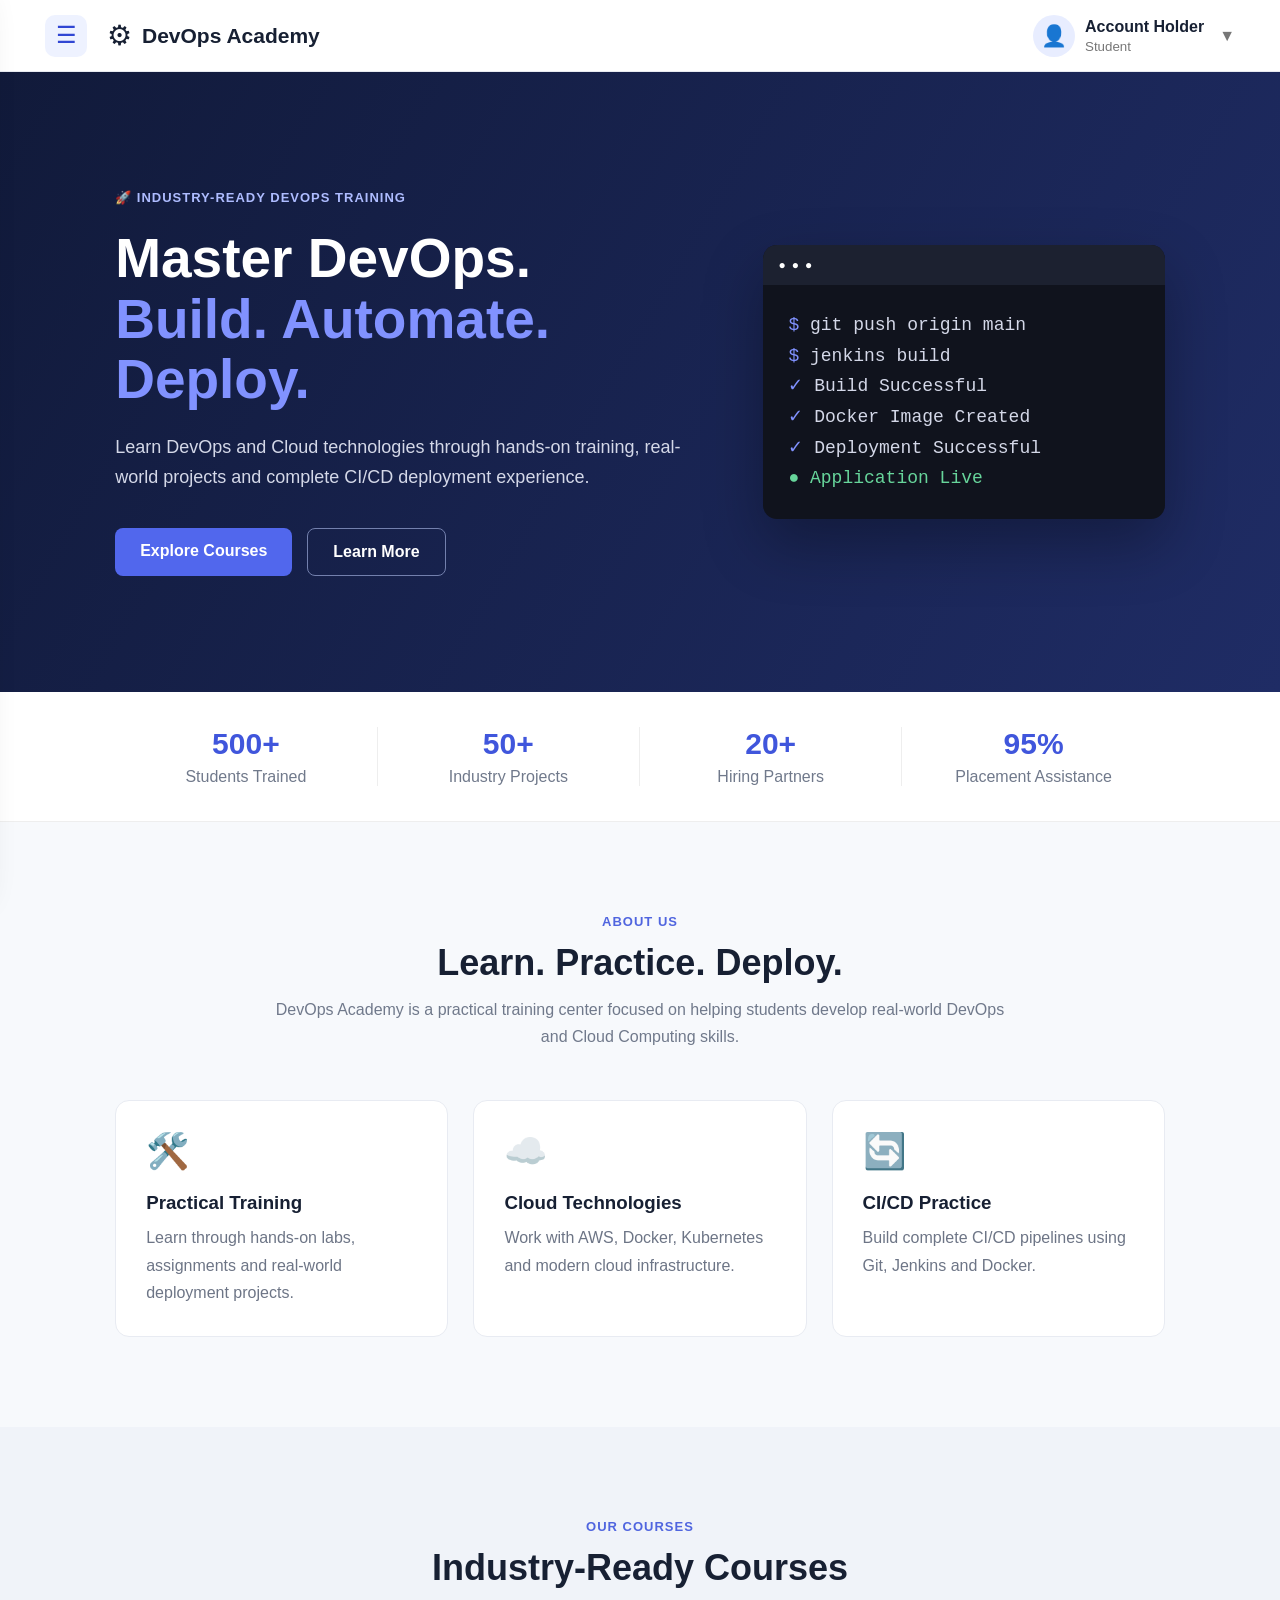
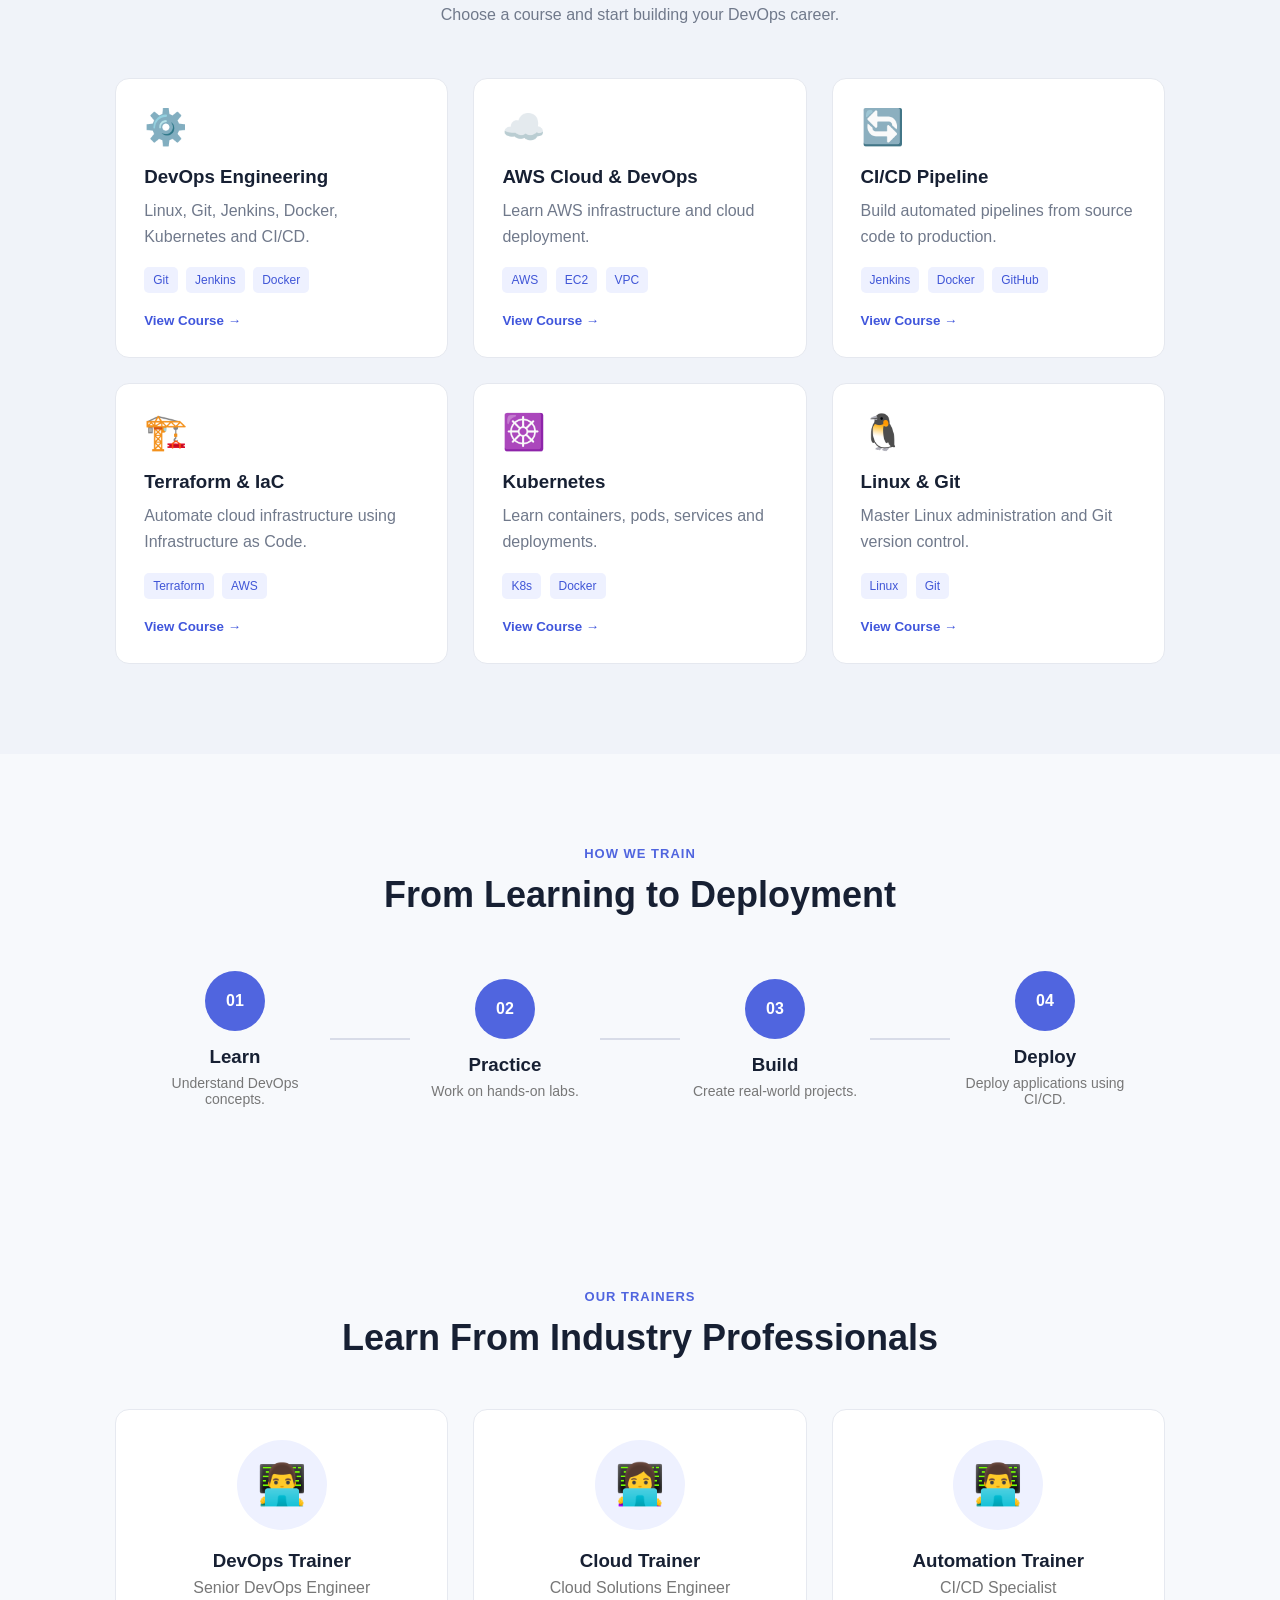
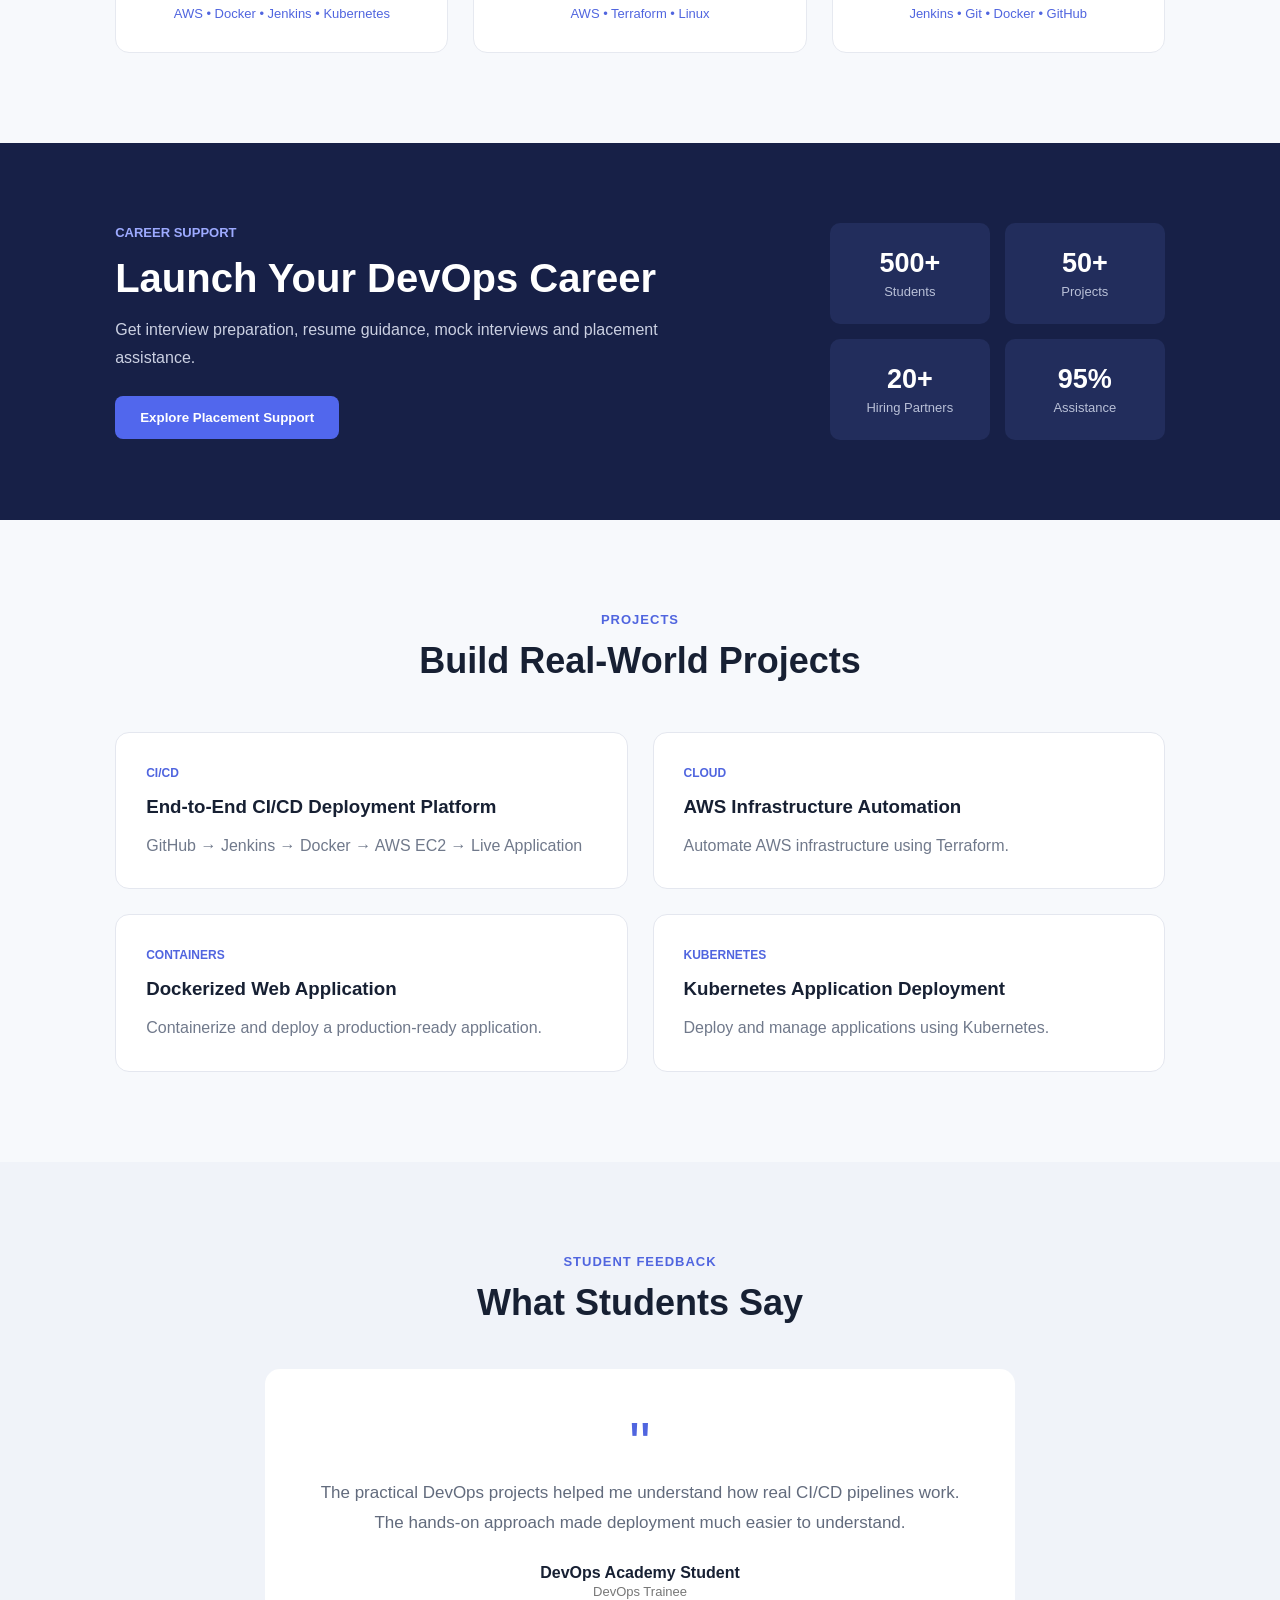
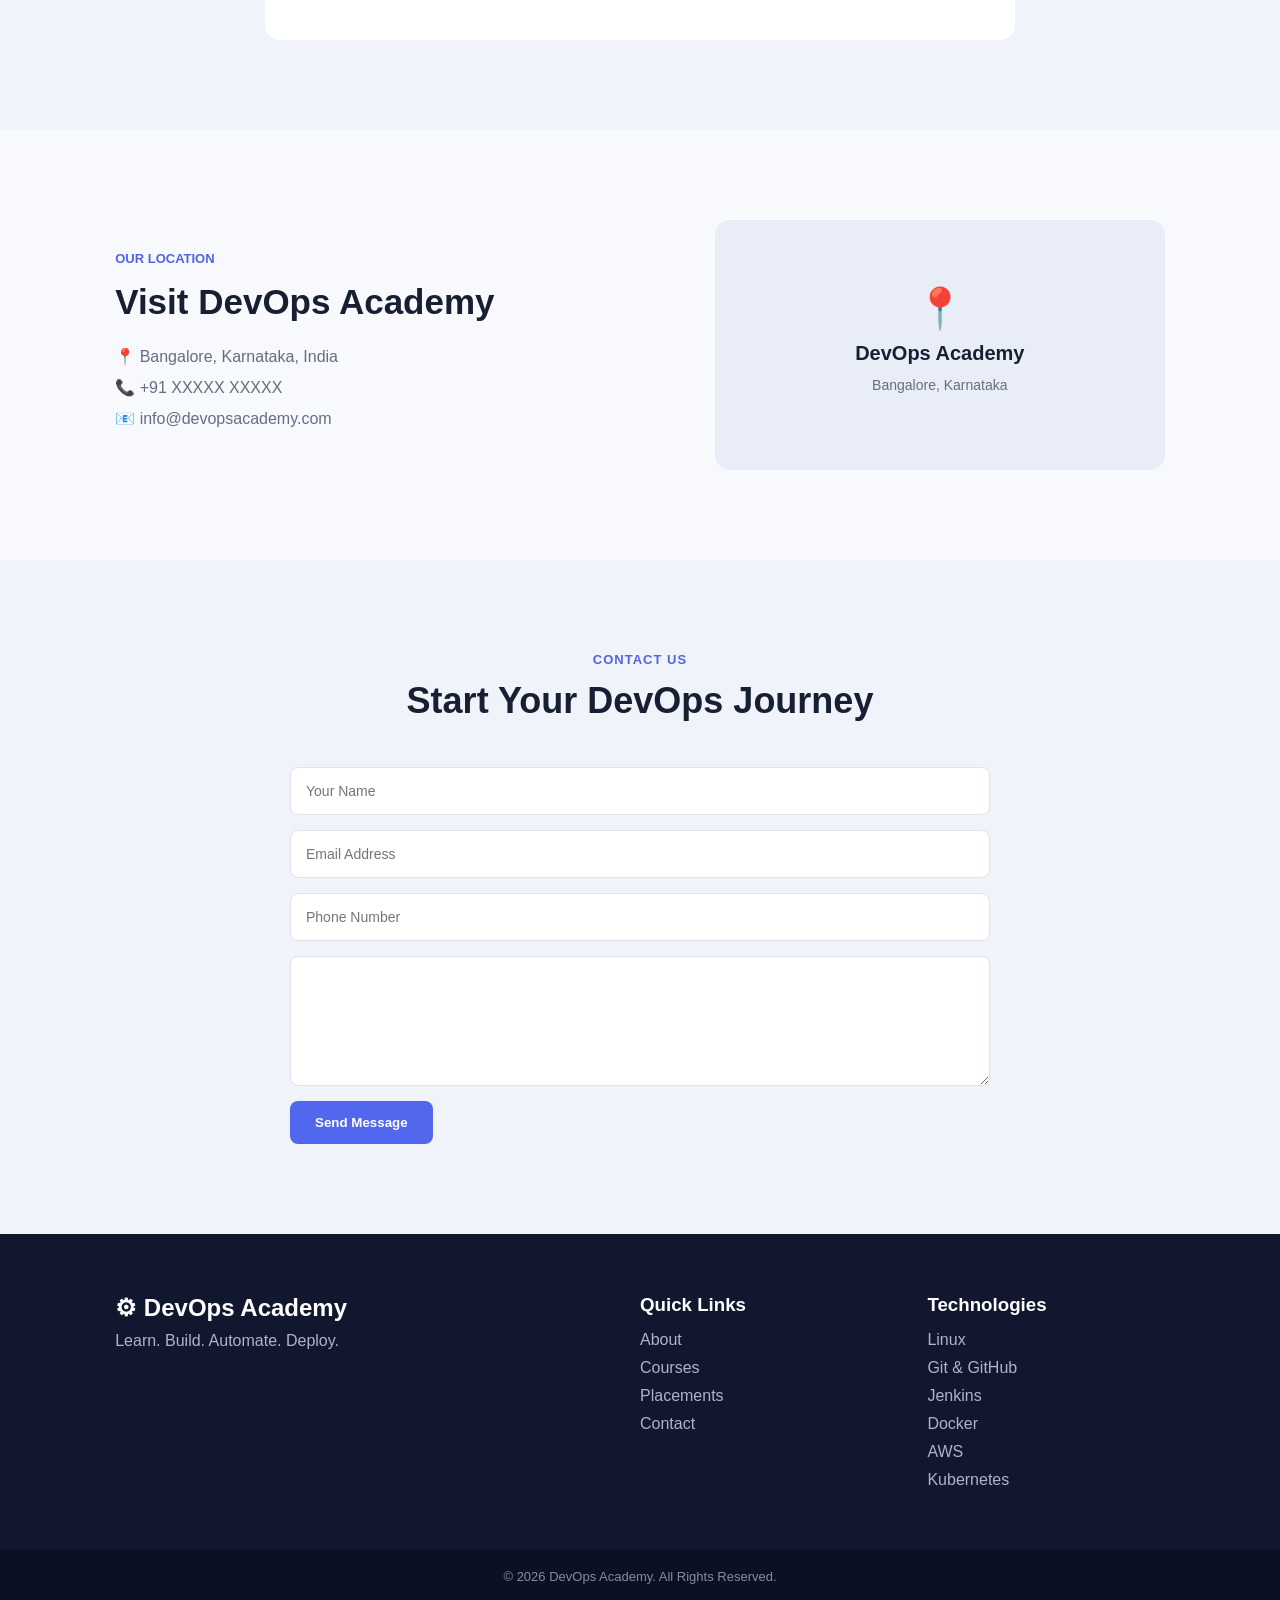
<file: index.html>
<!DOCTYPE html>
<html lang="en">

<head>

    <meta charset="UTF-8">

    <meta name="viewport"
          content="width=device-width, initial-scale=1.0">

    <title>DevOps Academy</title>

    <link rel="stylesheet" href="style.css">

</head>


<body>

    <!-- ================= HEADER ================= -->

    <header class="header">

        <div class="header-left">

            <!-- MENU BUTTON -->

            <button class="menu-btn"
                    onclick="toggleMenu()">

                ☰

            </button>


            <!-- LOGO -->

            <div class="logo">

                <span>⚙</span>

                <h2>DevOps Academy</h2>

            </div>

        </div>


        <!-- PROFILE -->

        <div class="profile"
             onclick="toggleProfile()">

            <div class="profile-image">
                👤
            </div>

            <div class="profile-info">

                <strong id="profileName">
                    Account Holder
                </strong>

                <small>
                    Student
                </small>

            </div>

            <span class="profile-arrow">
                ▼
            </span>

        </div>

    </header>



    <!-- ================= SIDE MENU ================= -->

    <aside id="sideMenu" class="side-menu">

        <div class="menu-header">

            <h2>DevOps Academy</h2>

            <button onclick="toggleMenu()">
                ✕
            </button>

        </div>


        <div class="menu-items">

            <a href="#home">
                🏠 Home
            </a>

            <a href="#about">
                👤 About Us
            </a>

            <a href="#courses">
                📚 Courses
            </a>

            <a href="#locations">
                📍 Locations
            </a>

            <a href="#placements">
                💼 Placements
            </a>

            <a href="#trainers">
                👨‍🏫 Trainers
            </a>

            <a href="#projects">
                🛠️ Projects
            </a>

            <a href="#testimonials">
                ⭐ Testimonials
            </a>

            <a href="#contact">
                📞 Contact Us
            </a>

            <a href="#faq">
                ❓ FAQ
            </a>

        </div>

    </aside>



    <!-- DARK OVERLAY -->

    <div id="overlay"
         class="overlay"
         onclick="toggleMenu()">
    </div>



    <!-- ================= PROFILE DROPDOWN ================= -->

    <div id="profileMenu"
         class="profile-menu">

        <div class="profile-menu-user">

            <div class="large-profile">
                👤
            </div>

            <div>
                <strong id="profileMenuName">
                    Account Holder
                </strong>

                <small>
                    Student
                </small>
            </div>

        </div>


        <hr>

        <a href="#">
            👤 My Profile
        </a>

        <a href="#">
            📚 My Courses
        </a>

        <a href="#">
            🛠️ My Projects
        </a>

        <a href="#">
            📜 Certificates
        </a>

        <a href="#" onclick="logout()">
            🚪 Logout
        </a>

    </div>



    <!-- ================= HERO ================= -->

    <main id="home">

        <section class="hero">

            <div class="hero-content">

                <span class="hero-tag">
                    🚀 INDUSTRY-READY DEVOPS TRAINING
                </span>

                <h1>
                    Master DevOps.
                    <span>Build. Automate. Deploy.</span>
                </h1>

                <p>
                    Learn DevOps and Cloud technologies through
                    hands-on training, real-world projects and
                    complete CI/CD deployment experience.
                </p>


                <div class="hero-buttons">

                    <a href="#courses"
                       class="primary-btn">
                        Explore Courses
                    </a>

                    <a href="#about"
                       class="secondary-btn">
                        Learn More
                    </a>

                </div>

            </div>


            <!-- HERO CARD -->

            <div class="hero-card">

                <div class="terminal-top">

                    <span>●</span>
                    <span>●</span>
                    <span>●</span>

                </div>

                <div class="terminal">

                    <p>
                        <span>$</span>
                        git push origin main
                    </p>

                    <p>
                        <span>$</span>
                        jenkins build
                    </p>

                    <p>
                        <span>✓</span>
                        Build Successful
                    </p>

                    <p>
                        <span>✓</span>
                        Docker Image Created
                    </p>

                    <p>
                        <span>✓</span>
                        Deployment Successful
                    </p>

                    <p class="live">
                        ● Application Live
                    </p>

                </div>

            </div>

        </section>



        <!-- ================= STATS ================= -->

        <section class="stats">

            <div class="stat">
                <h2>500+</h2>
                <p>Students Trained</p>
            </div>

            <div class="stat">
                <h2>50+</h2>
                <p>Industry Projects</p>
            </div>

            <div class="stat">
                <h2>20+</h2>
                <p>Hiring Partners</p>
            </div>

            <div class="stat">
                <h2>95%</h2>
                <p>Placement Assistance</p>
            </div>

        </section>



        <!-- ================= ABOUT ================= -->

        <section id="about"
                 class="section">

            <div class="section-title">

                <span>ABOUT US</span>

                <h2>
                    Learn. Practice. Deploy.
                </h2>

                <p>
                    DevOps Academy is a practical training center
                    focused on helping students develop real-world
                    DevOps and Cloud Computing skills.
                </p>

            </div>


            <div class="about-grid">

                <div class="about-card">

                    <div class="icon">
                        🛠️
                    </div>

                    <h3>
                        Practical Training
                    </h3>

                    <p>
                        Learn through hands-on labs,
                        assignments and real-world
                        deployment projects.
                    </p>

                </div>


                <div class="about-card">

                    <div class="icon">
                        ☁️
                    </div>

                    <h3>
                        Cloud Technologies
                    </h3>

                    <p>
                        Work with AWS, Docker,
                        Kubernetes and modern
                        cloud infrastructure.
                    </p>

                </div>


                <div class="about-card">

                    <div class="icon">
                        🔄
                    </div>

                    <h3>
                        CI/CD Practice
                    </h3>

                    <p>
                        Build complete CI/CD pipelines
                        using Git, Jenkins and Docker.
                    </p>

                </div>

            </div>

        </section>



        <!-- ================= COURSES ================= -->

        <section id="courses"
                 class="section courses-section">

            <div class="section-title">

                <span>OUR COURSES</span>

                <h2>
                    Industry-Ready Courses
                </h2>

                <p>
                    Choose a course and start building
                    your DevOps career.
                </p>

            </div>


            <div class="course-grid">


                <div class="course-card">

                    <div class="course-icon">
                        ⚙️
                    </div>

                    <h3>
                        DevOps Engineering
                    </h3>

                    <p>
                        Linux, Git, Jenkins, Docker,
                        Kubernetes and CI/CD.
                    </p>

                    <div class="course-tags">

                        <span>Git</span>
                        <span>Jenkins</span>
                        <span>Docker</span>

                    </div>

                    <button>
                        View Course →
                    </button>

                </div>



                <div class="course-card">

                    <div class="course-icon">
                        ☁️
                    </div>

                    <h3>
                        AWS Cloud & DevOps
                    </h3>

                    <p>
                        Learn AWS infrastructure and
                        cloud deployment.
                    </p>

                    <div class="course-tags">

                        <span>AWS</span>
                        <span>EC2</span>
                        <span>VPC</span>

                    </div>

                    <button>
                        View Course →
                    </button>

                </div>



                <div class="course-card">

                    <div class="course-icon">
                        🔄
                    </div>

                    <h3>
                        CI/CD Pipeline
                    </h3>

                    <p>
                        Build automated pipelines from
                        source code to production.
                    </p>

                    <div class="course-tags">

                        <span>Jenkins</span>
                        <span>Docker</span>
                        <span>GitHub</span>

                    </div>

                    <button>
                        View Course →
                    </button>

                </div>



                <div class="course-card">

                    <div class="course-icon">
                        🏗️
                    </div>

                    <h3>
                        Terraform & IaC
                    </h3>

                    <p>
                        Automate cloud infrastructure
                        using Infrastructure as Code.
                    </p>

                    <div class="course-tags">

                        <span>Terraform</span>
                        <span>AWS</span>

                    </div>

                    <button>
                        View Course →
                    </button>

                </div>



                <div class="course-card">

                    <div class="course-icon">
                        ☸️
                    </div>

                    <h3>
                        Kubernetes
                    </h3>

                    <p>
                        Learn containers, pods,
                        services and deployments.
                    </p>

                    <div class="course-tags">

                        <span>K8s</span>
                        <span>Docker</span>

                    </div>

                    <button>
                        View Course →
                    </button>

                </div>



                <div class="course-card">

                    <div class="course-icon">
                        🐧
                    </div>

                    <h3>
                        Linux & Git
                    </h3>

                    <p>
                        Master Linux administration
                        and Git version control.
                    </p>

                    <div class="course-tags">

                        <span>Linux</span>
                        <span>Git</span>

                    </div>

                    <button>
                        View Course →
                    </button>

                </div>

            </div>

        </section>



        <!-- ================= TRAINING PROCESS ================= -->

        <section class="section">

            <div class="section-title">

                <span>HOW WE TRAIN</span>

                <h2>
                    From Learning to Deployment
                </h2>

            </div>


            <div class="process">

                <div class="process-step">

                    <div>01</div>

                    <h3>Learn</h3>

                    <p>
                        Understand DevOps concepts.
                    </p>

                </div>


                <div class="process-line"></div>


                <div class="process-step">

                    <div>02</div>

                    <h3>Practice</h3>

                    <p>
                        Work on hands-on labs.
                    </p>

                </div>


                <div class="process-line"></div>


                <div class="process-step">

                    <div>03</div>

                    <h3>Build</h3>

                    <p>
                        Create real-world projects.
                    </p>

                </div>


                <div class="process-line"></div>


                <div class="process-step">

                    <div>04</div>

                    <h3>Deploy</h3>

                    <p>
                        Deploy applications using CI/CD.
                    </p>

                </div>

            </div>

        </section>



        <!-- ================= TRAINERS ================= -->

        <section id="trainers"
                 class="section">

            <div class="section-title">

                <span>OUR TRAINERS</span>

                <h2>
                    Learn From Industry Professionals
                </h2>

            </div>


            <div class="trainer-grid">

                <div class="trainer-card">

                    <div class="trainer-image">
                        👨‍💻
                    </div>

                    <h3>
                        DevOps Trainer
                    </h3>

                    <p>
                        Senior DevOps Engineer
                    </p>

                    <span>
                        AWS • Docker • Jenkins • Kubernetes
                    </span>

                </div>


                <div class="trainer-card">

                    <div class="trainer-image">
                        👩‍💻
                    </div>

                    <h3>
                        Cloud Trainer
                    </h3>

                    <p>
                        Cloud Solutions Engineer
                    </p>

                    <span>
                        AWS • Terraform • Linux
                    </span>

                </div>


                <div class="trainer-card">

                    <div class="trainer-image">
                        👨‍💻
                    </div>

                    <h3>
                        Automation Trainer
                    </h3>

                    <p>
                        CI/CD Specialist
                    </p>

                    <span>
                        Jenkins • Git • Docker • GitHub
                    </span>

                </div>

            </div>

        </section>



        <!-- ================= PLACEMENTS ================= -->

        <section id="placements"
                 class="placement-section">

            <div>

                <span>
                    CAREER SUPPORT
                </span>

                <h2>
                    Launch Your DevOps Career
                </h2>

                <p>
                    Get interview preparation,
                    resume guidance, mock interviews
                    and placement assistance.
                </p>

                <button class="primary-btn">
                    Explore Placement Support
                </button>

            </div>


            <div class="placement-box">

                <div>
                    <strong>500+</strong>
                    <span>Students</span>
                </div>

                <div>
                    <strong>50+</strong>
                    <span>Projects</span>
                </div>

                <div>
                    <strong>20+</strong>
                    <span>Hiring Partners</span>
                </div>

                <div>
                    <strong>95%</strong>
                    <span>Assistance</span>
                </div>

            </div>

        </section>



        <!-- ================= PROJECTS ================= -->

        <section id="projects"
                 class="section">

            <div class="section-title">

                <span>PROJECTS</span>

                <h2>
                    Build Real-World Projects
                </h2>

            </div>


            <div class="project-grid">

                <div class="project-card">

                    <span>CI/CD</span>

                    <h3>
                        End-to-End CI/CD Deployment Platform
                    </h3>

                    <p>
                        GitHub → Jenkins → Docker →
                        AWS EC2 → Live Application
                    </p>

                </div>


                <div class="project-card">

                    <span>CLOUD</span>

                    <h3>
                        AWS Infrastructure Automation
                    </h3>

                    <p>
                        Automate AWS infrastructure
                        using Terraform.
                    </p>

                </div>


                <div class="project-card">

                    <span>CONTAINERS</span>

                    <h3>
                        Dockerized Web Application
                    </h3>

                    <p>
                        Containerize and deploy
                        a production-ready application.
                    </p>

                </div>


                <div class="project-card">

                    <span>KUBERNETES</span>

                    <h3>
                        Kubernetes Application Deployment
                    </h3>

                    <p>
                        Deploy and manage applications
                        using Kubernetes.
                    </p>

                </div>

            </div>

        </section>



        <!-- ================= TESTIMONIAL ================= -->

        <section id="testimonials"
                 class="section testimonials">

            <div class="section-title">

                <span>STUDENT FEEDBACK</span>

                <h2>
                    What Students Say
                </h2>

            </div>


            <div class="testimonial-card">

                <div class="quote">
                    "
                </div>

                <p>
                    The practical DevOps projects helped me
                    understand how real CI/CD pipelines work.
                    The hands-on approach made deployment much
                    easier to understand.
                </p>

                <strong>
                    DevOps Academy Student
                </strong>

                <span>
                    DevOps Trainee
                </span>

            </div>

        </section>



        <!-- ================= LOCATION ================= -->

        <section id="locations"
                 class="location-section">

            <div>

                <span>
                    OUR LOCATION
                </span>

                <h2>
                    Visit DevOps Academy
                </h2>

                <p>
                    📍 Bangalore, Karnataka, India
                </p>

                <p>
                    📞 +91 XXXXX XXXXX
                </p>

                <p>
                    📧 info@devopsacademy.com
                </p>

            </div>


            <div class="map-box">

                📍

                <h3>
                    DevOps Academy
                </h3>

                <p>
                    Bangalore, Karnataka
                </p>

            </div>

        </section>



        <!-- ================= CONTACT ================= -->

        <section id="contact"
                 class="contact-section">

            <div class="section-title">

                <span>CONTACT US</span>

                <h2>
                    Start Your DevOps Journey
                </h2>

            </div>


            <form class="contact-form">

                <input
                    type="text"
                    placeholder="Your Name"
                    required
                >

                <input
                    type="email"
                    placeholder="Email Address"
                    required
                >

                <input
                    type="tel"
                    placeholder="Phone Number"
                >

                <textarea
                    placeholder="Your Message">
                </textarea>

                <button type="submit"
                        class="primary-btn">

                    Send Message

                </button>

            </form>

        </section>

    </main>



    <!-- ================= FOOTER ================= -->

    <footer class="footer">

        <div>

            <h2>
                ⚙ DevOps Academy
            </h2>

            <p>
                Learn. Build. Automate. Deploy.
            </p>

        </div>


        <div>

            <h3>
                Quick Links
            </h3>

            <a href="#about">
                About
            </a>

            <a href="#courses">
                Courses
            </a>

            <a href="#placements">
                Placements
            </a>

            <a href="#contact">
                Contact
            </a>

        </div>


        <div>

            <h3>
                Technologies
            </h3>

            <p>Linux</p>
            <p>Git & GitHub</p>
            <p>Jenkins</p>
            <p>Docker</p>
            <p>AWS</p>
            <p>Kubernetes</p>

        </div>

    </footer>


    <div class="copyright">

        © 2026 DevOps Academy.
        All Rights Reserved.

    </div>


    <script src="script.js"></script>

</body>

</html>
</file>
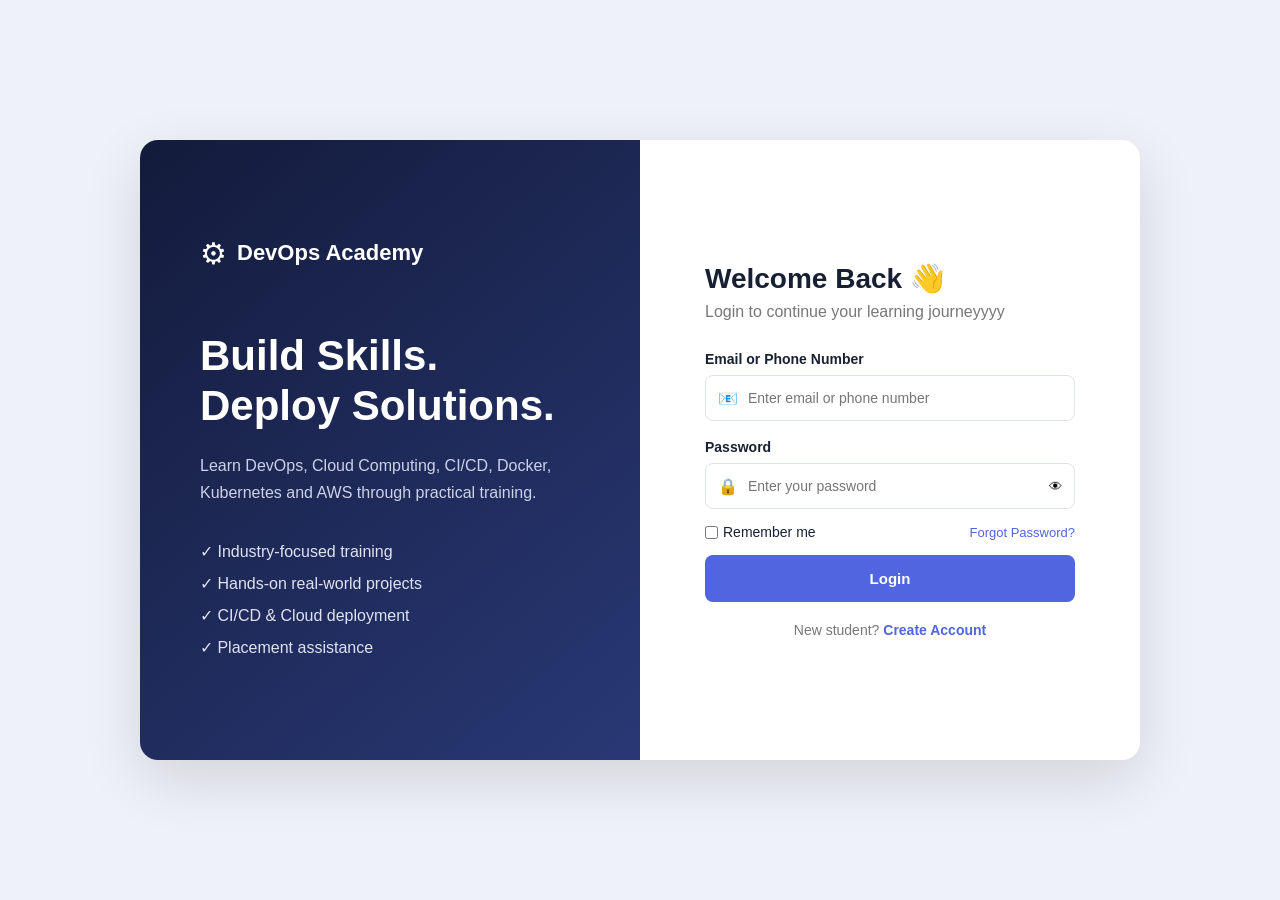
<file: login.html>
<!DOCTYPE html>
<html lang="en">
<head>
    <meta charset="UTF-8">
    <meta name="viewport" content="width=device-width, initial-scale=1.0">
    <title>DevOps Academy - Login</title>
    <link rel="stylesheet" href="style.css">
</head>

<body class="login-body">

    <div class="login-container">

        <div class="login-left">
            <div class="academy-logo">
                <span>⚙</span>
                <h1>DevOps Academy</h1>
            </div>

            <h2>Build Skills.<br>Deploy Solutions.</h2>

            <p>
                Learn DevOps, Cloud Computing, CI/CD, Docker,
                Kubernetes and AWS through practical training.
            </p>

            <div class="login-features">
                <div>✓ Industry-focused training</div>
                <div>✓ Hands-on real-world projects</div>
                <div>✓ CI/CD & Cloud deployment</div>
                <div>✓ Placement assistance</div>
            </div>
        </div>


        <div class="login-right">

            <div class="login-box">

                <h2>Welcome Back 👋</h2>
                <p class="login-subtitle">
                    Login to continue your learning journeyyyy
                </p>

                <form id="loginForm">

                    <label>Email or Phone Number</label>

                    <div class="input-box">
                        <span>📧</span>
                        <input
                            type="text"
                            id="username"
                            placeholder="Enter email or phone number"
                            required
                        >
                    </div>


                    <label>Password</label>

                    <div class="input-box">
                        <span>🔒</span>
                        <input
                            type="password"
                            id="password"
                            placeholder="Enter your password"
                            required
                        >

                        <button
                            type="button"
                            class="show-password"
                            onclick="togglePassword()">
                            👁
                        </button>
                    </div>


                    <div class="login-options">

                        <label class="remember">
                            <input type="checkbox">
                            Remember me
                        </label>

                        <a href="#">Forgot Password?</a>

                    </div>


                    <button type="submit" class="login-btn">
                        Login
                    </button>

                </form>


                <p class="signup-text">
                    New student?
                    <a href="#">Create Account</a>
                </p>

            </div>

        </div>

    </div>

    <script src="script.js"></script> 

</body>
</html>
</file>
<file: style.css>
/* =========================
   GLOBAL
========================= */

* {
    margin: 0;
    padding: 0;
    box-sizing: border-box;
}

html {
    scroll-behavior: smooth;
}

body {
    font-family: Arial, Helvetica, sans-serif;
    background: #f7f9fc;
    color: #172033;
}

a {
    text-decoration: none;
    color: inherit;
}

button {
    font-family: inherit;
    cursor: pointer;
}


/* =========================
   HEADER
========================= */

.header {
    height: 72px;
    background: #ffffff;
    display: flex;
    align-items: center;
    justify-content: space-between;
    padding: 0 45px;
    position: sticky;
    top: 0;
    z-index: 1000;
    border-bottom: 1px solid #e7eaf0;
}

.header-left {
    display: flex;
    align-items: center;
    gap: 20px;
}

.menu-btn {
    border: none;
    background: #eef2ff;
    width: 42px;
    height: 42px;
    border-radius: 10px;
    font-size: 23px;
    color: #3046d3;
}

.logo {
    display: flex;
    align-items: center;
    gap: 10px;
}

.logo span {
    font-size: 28px;
}

.logo h2 {
    color: #172033;
    font-size: 21px;
}


/* =========================
   PROFILE
========================= */

.profile {
    display: flex;
    align-items: center;
    gap: 10px;
    cursor: pointer;
}

.profile-image {
    width: 42px;
    height: 42px;
    background: #e8edff;
    border-radius: 50%;
    display: flex;
    justify-content: center;
    align-items: center;
    font-size: 21px;
}

.profile-info {
    display: flex;
    flex-direction: column;
}

.profile-info small {
    color: #777;
    margin-top: 3px;
}

.profile-arrow {
    margin-left: 5px;
    color: #777;
}


/* =========================
   SIDE MENU
========================= */

.side-menu {
    position: fixed;
    top: 0;
    left: -330px;
    width: 310px;
    height: 100vh;
    background: #ffffff;
    z-index: 2000;
    transition: 0.3s;
    box-shadow: 5px 0 30px rgba(0, 0, 0, 0.12);
}

.side-menu.active {
    left: 0;
}

.menu-header {
    height: 72px;
    padding: 0 25px;
    display: flex;
    align-items: center;
    justify-content: space-between;
    border-bottom: 1px solid #eee;
}

.menu-header h2 {
    font-size: 19px;
}

.menu-header button {
    border: none;
    background: #f0f2f7;
    width: 35px;
    height: 35px;
    border-radius: 8px;
}

.menu-items {
    padding: 20px 15px;
}

.menu-items a {
    display: block;
    padding: 14px 15px;
    border-radius: 8px;
    margin-bottom: 5px;
    color: #424b60;
    transition: 0.2s;
}

.menu-items a:hover {
    background: #eef2ff;
    color: #3046d3;
    transform: translateX(4px);
}


/* =========================
   OVERLAY
========================= */

.overlay {
    position: fixed;
    inset: 0;
    background: rgba(0, 0, 0, 0.4);
    z-index: 1500;
    display: none;
}

.overlay.active {
    display: block;
}


/* =========================
   PROFILE DROPDOWN
========================= */

.profile-menu {
    position: fixed;
    right: 35px;
    top: 80px;
    width: 270px;
    background: #ffffff;
    border-radius: 12px;
    padding: 15px;
    box-shadow: 0 15px 40px rgba(0,0,0,0.15);
    z-index: 1200;
    display: none;
}

.profile-menu.active {
    display: block;
}

.profile-menu-user {
    display: flex;
    gap: 12px;
    align-items: center;
    padding: 8px;
}

.profile-menu-user small {
    display: block;
    color: #777;
    margin-top: 4px;
}

.large-profile {
    width: 45px;
    height: 45px;
    border-radius: 50%;
    background: #eef2ff;
    display: flex;
    justify-content: center;
    align-items: center;
}

.profile-menu hr {
    border: none;
    border-top: 1px solid #eee;
    margin: 12px 0;
}

.profile-menu a {
    display: block;
    padding: 12px;
    border-radius: 7px;
}

.profile-menu a:hover {
    background: #f1f3ff;
}


/* =========================
   HERO
========================= */

.hero {
    min-height: 620px;
    background: linear-gradient(120deg, #111a3a, #1f2c65);
    color: white;
    display: flex;
    justify-content: space-between;
    align-items: center;
    padding: 80px 9%;
    gap: 60px;
}

.hero-content {
    max-width: 650px;
}

.hero-tag {
    font-size: 13px;
    letter-spacing: 1px;
    color: #aebcff;
    font-weight: bold;
}

.hero h1 {
    font-size: 55px;
    line-height: 1.1;
    margin: 22px 0;
}

.hero h1 span {
    color: #8192ff;
    display: block;
}

.hero p {
    color: #d4d8e8;
    font-size: 18px;
    line-height: 1.7;
    max-width: 600px;
}

.hero-buttons {
    margin-top: 35px;
    display: flex;
    gap: 15px;
}

.primary-btn,
.secondary-btn {
    display: inline-block;
    padding: 14px 25px;
    border-radius: 8px;
    border: none;
    font-weight: bold;
}

.primary-btn {
    background: #5167ed;
    color: white;
}

.primary-btn:hover {
    background: #3f53d1;
}

.secondary-btn {
    border: 1px solid #7380ad;
    color: white;
}


/* =========================
   TERMINAL
========================= */

.hero-card {
    width: 440px;
    background: #10131d;
    border-radius: 14px;
    overflow: hidden;
    box-shadow: 0 25px 60px rgba(0,0,0,0.3);
}

.terminal-top {
    height: 40px;
    padding: 0 15px;
    display: flex;
    gap: 6px;
    align-items: center;
    background: #1c2130;
}

.terminal-top span {
    font-size: 12px;
}

.terminal {
    padding: 25px;
    font-family: monospace;
    line-height: 2;
    color: #d9ddea;
}

.terminal p span {
    color: #8192ff;
}

.terminal .live {
    color: #67d59b;
}


/* =========================
   STATS
========================= */

.stats {
    background: white;
    display: grid;
    grid-template-columns: repeat(4, 1fr);
    padding: 35px 9%;
    border-bottom: 1px solid #eee;
}

.stat {
    text-align: center;
    border-right: 1px solid #eee;
}

.stat:last-child {
    border: none;
}

.stat h2 {
    color: #4056dc;
    font-size: 30px;
}

.stat p {
    color: #70798b;
    margin-top: 7px;
}


/* =========================
   SECTIONS
========================= */

.section {
    padding: 90px 9%;
}

.section-title {
    text-align: center;
    max-width: 750px;
    margin: auto;
}

.section-title > span {
    color: #5065df;
    font-size: 13px;
    font-weight: bold;
    letter-spacing: 1px;
}

.section-title h2 {
    font-size: 36px;
    margin: 12px 0;
}

.section-title p {
    color: #70798b;
    line-height: 1.7;
}


/* =========================
   ABOUT
========================= */

.about-grid {
    display: grid;
    grid-template-columns: repeat(3, 1fr);
    gap: 25px;
    margin-top: 50px;
}

.about-card {
    background: white;
    padding: 30px;
    border-radius: 14px;
    border: 1px solid #e8ebf2;
}

.about-card .icon {
    font-size: 35px;
}

.about-card h3 {
    margin: 20px 0 10px;
}

.about-card p {
    color: #6d7586;
    line-height: 1.7;
}


/* =========================
   COURSES
========================= */

.courses-section {
    background: #f0f3f9;
}

.course-grid {
    display: grid;
    grid-template-columns: repeat(3, 1fr);
    gap: 25px;
    margin-top: 50px;
}

.course-card {
    background: white;
    border-radius: 14px;
    padding: 28px;
    border: 1px solid #e5e8ef;
    transition: 0.3s;
}

.course-card:hover {
    transform: translateY(-7px);
    box-shadow: 0 15px 35px rgba(0,0,0,0.08);
}

.course-icon {
    font-size: 35px;
}

.course-card h3 {
    margin: 18px 0 10px;
}

.course-card p {
    color: #70798b;
    line-height: 1.6;
}

.course-tags {
    margin: 18px 0;
}

.course-tags span {
    display: inline-block;
    background: #eef1ff;
    color: #4056d7;
    padding: 6px 9px;
    border-radius: 5px;
    font-size: 12px;
    margin-right: 4px;
}

.course-card button {
    border: none;
    background: transparent;
    color: #4056dc;
    font-weight: bold;
}


/* =========================
   PROCESS
========================= */

.process {
    display: flex;
    justify-content: center;
    align-items: center;
    margin-top: 55px;
}

.process-step {
    text-align: center;
    width: 190px;
}

.process-step > div {
    width: 60px;
    height: 60px;
    background: #5065df;
    color: white;
    border-radius: 50%;
    display: flex;
    justify-content: center;
    align-items: center;
    margin: auto;
    font-weight: bold;
}

.process-step h3 {
    margin: 15px 0 7px;
}

.process-step p {
    color: #777;
    font-size: 14px;
}

.process-line {
    width: 80px;
    height: 2px;
    background: #d8dce8;
}


/* =========================
   TRAINERS
========================= */

.trainer-grid {
    display: grid;
    grid-template-columns: repeat(3, 1fr);
    gap: 25px;
    margin-top: 50px;
}

.trainer-card {
    background: white;
    border: 1px solid #e6e9f0;
    border-radius: 14px;
    text-align: center;
    padding: 30px;
}

.trainer-image {
    width: 90px;
    height: 90px;
    background: #eef1ff;
    border-radius: 50%;
    display: flex;
    justify-content: center;
    align-items: center;
    margin: auto;
    font-size: 40px;
}

.trainer-card h3 {
    margin-top: 20px;
}

.trainer-card p {
    color: #777;
    margin: 7px 0;
}

.trainer-card span {
    color: #5065df;
    font-size: 13px;
}


/* =========================
   PLACEMENT
========================= */

.placement-section {
    padding: 80px 9%;
    background: #172047;
    color: white;
    display: flex;
    justify-content: space-between;
    align-items: center;
    gap: 60px;
}

.placement-section > div:first-child {
    max-width: 600px;
}

.placement-section > div:first-child > span {
    color: #9daaff;
    font-size: 13px;
    font-weight: bold;
}

.placement-section h2 {
    font-size: 40px;
    margin: 15px 0;
}

.placement-section p {
    color: #cbd0e2;
    line-height: 1.7;
    margin-bottom: 25px;
}

.placement-box {
    display: grid;
    grid-template-columns: repeat(2, 160px);
    gap: 15px;
}

.placement-box div {
    background: #222d5c;
    padding: 25px;
    text-align: center;
    border-radius: 10px;
}

.placement-box strong {
    display: block;
    font-size: 27px;
}

.placement-box span {
    display: block;
    color: #b9c0d7;
    font-size: 13px;
    margin-top: 5px;
}


/* =========================
   PROJECTS
========================= */

.project-grid {
    display: grid;
    grid-template-columns: repeat(2, 1fr);
    gap: 25px;
    margin-top: 50px;
}

.project-card {
    background: white;
    padding: 30px;
    border: 1px solid #e4e7ef;
    border-radius: 14px;
}

.project-card > span {
    color: #5065df;
    font-size: 12px;
    font-weight: bold;
}

.project-card h3 {
    margin: 15px 0;
}

.project-card p {
    color: #70798b;
    line-height: 1.6;
}


/* =========================
   TESTIMONIAL
========================= */

.testimonials {
    background: #f0f3f9;
}

.testimonial-card {
    max-width: 750px;
    margin: 45px auto 0;
    background: white;
    padding: 40px;
    text-align: center;
    border-radius: 15px;
}

.quote {
    font-size: 60px;
    color: #5065df;
}

.testimonial-card p {
    color: #626b7d;
    line-height: 1.8;
    font-size: 17px;
}

.testimonial-card strong {
    display: block;
    margin-top: 25px;
}

.testimonial-card span {
    color: #777;
    font-size: 13px;
}


/* =========================
   LOCATION
========================= */

.location-section {
    padding: 90px 9%;
    display: flex;
    justify-content: space-between;
    gap: 50px;
    align-items: center;
}

.location-section > div:first-child {
    flex: 1;
}

.location-section > div:first-child > span {
    color: #5065df;
    font-weight: bold;
    font-size: 13px;
}

.location-section h2 {
    font-size: 35px;
    margin: 15px 0 25px;
}

.location-section p {
    margin: 12px 0;
    color: #656e80;
}

.map-box {
    width: 450px;
    height: 250px;
    border-radius: 15px;
    background: #e9edf7;
    display: flex;
    flex-direction: column;
    justify-content: center;
    align-items: center;
    font-size: 40px;
}

.map-box h3 {
    font-size: 20px;
    margin-top: 10px;
}

.map-box p {
    font-size: 14px;
}


/* =========================
   CONTACT
========================= */

.contact-section {
    background: #f0f3f9;
    padding: 90px 9%;
}

.contact-form {
    max-width: 700px;
    margin: 45px auto 0;
    display: grid;
    gap: 15px;
}

.contact-form input,
.contact-form textarea {
    border: 1px solid #dfe3eb;
    border-radius: 8px;
    padding: 15px;
    font-family: inherit;
    font-size: 14px;
    background: white;
}

.contact-form textarea {
    min-height: 130px;
    resize: vertical;
}

.contact-form button {
    width: max-content;
}


/* =========================
   FOOTER
========================= */

.footer {
    background: #11172e;
    color: white;
    padding: 60px 9%;
    display: grid;
    grid-template-columns: 2fr 1fr 1fr;
    gap: 50px;
}

.footer p {
    color: #aeb5ca;
    margin-top: 10px;
}

.footer h3 {
    margin-bottom: 15px;
}

.footer a {
    display: block;
    color: #aeb5ca;
    margin: 10px 0;
}

.copyright {
    background: #0b1022;
    color: #858da6;
    text-align: center;
    padding: 20px;
    font-size: 13px;
}


/* =========================
   LOGIN PAGE
========================= */

.login-body {
    min-height: 100vh;
    background: #eef1f7;
    display: flex;
    align-items: center;
    justify-content: center;
}

.login-container {
    width: 1000px;
    min-height: 620px;
    display: grid;
    grid-template-columns: 1fr 1fr;
    background: white;
    border-radius: 18px;
    overflow: hidden;
    box-shadow: 0 20px 60px rgba(0,0,0,0.12);
}

.login-left {
    background: linear-gradient(140deg, #131b3b, #293875);
    color: white;
    padding: 60px;
    display: flex;
    flex-direction: column;
    justify-content: center;
}

.academy-logo {
    display: flex;
    align-items: center;
    gap: 10px;
}

.academy-logo span {
    font-size: 30px;
}

.academy-logo h1 {
    font-size: 22px;
}

.login-left h2 {
    font-size: 42px;
    line-height: 1.2;
    margin: 60px 0 20px;
}

.login-left > p {
    color: #ccd2e7;
    line-height: 1.7;
}

.login-features {
    margin-top: 30px;
    line-height: 2;
    color: #dfe3f1;
}

.login-right {
    display: flex;
    justify-content: center;
    align-items: center;
    padding: 50px;
}

.login-box {
    width: 100%;
    max-width: 370px;
}

.login-box h2 {
    font-size: 28px;
}

.login-subtitle {
    color: #777;
    margin: 8px 0 30px;
}

.login-box label {
    display: block;
    margin: 18px 0 8px;
    font-size: 14px;
    font-weight: bold;
}

.input-box {
    display: flex;
    align-items: center;
    border: 1px solid #dfe3eb;
    border-radius: 8px;
    padding: 0 12px;
}

.input-box input {
    border: none;
    outline: none;
    width: 100%;
    padding: 14px 10px;
    font-size: 14px;
}

.show-password {
    border: none;
    background: transparent;
}

.login-options {
    display: flex !important;
    justify-content: space-between;
    align-items: center;
    margin: 15px 0 !important;
}

.login-options a {
    color: #5065df;
    font-size: 13px;
}

.remember {
    display: flex !important;
    align-items: center;
    gap: 5px;
    font-weight: normal !important;
    margin: 0 !important;
}

.login-btn {
    width: 100%;
    padding: 15px;
    border: none;
    border-radius: 8px;
    background: #5065df;
    color: white;
    font-weight: bold;
    font-size: 15px;
}

.login-btn:hover {
    background: #3f53d1;
}

.signup-text {
    text-align: center;
    margin-top: 20px;
    color: #777;
    font-size: 14px;
}

.signup-text a {
    color: #5065df;
    font-weight: bold;
}


/* =========================
   RESPONSIVE
========================= */

@media (max-width: 900px) {

    .hero {
        flex-direction: column;
        text-align: center;
    }

    .hero-buttons {
        justify-content: center;
    }

    .hero-card {
        width: 100%;
        max-width: 500px;
    }

    .course-grid,
    .about-grid,
    .trainer-grid {
        grid-template-columns: repeat(2, 1fr);
    }

    .stats {
        grid-template-columns: repeat(2, 1fr);
        gap: 25px;
    }

    .placement-section,
    .location-section {
        flex-direction: column;
    }

    .login-container {
        width: 90%;
        grid-template-columns: 1fr;
    }

    .login-left {
        display: none;
    }
}


@media (max-width: 600px) {

    .header {
        padding: 0 15px;
    }

    .profile-info,
    .profile-arrow {
        display: none;
    }

    .hero {
        padding: 60px 20px;
    }

    .hero h1 {
        font-size: 38px;
    }

    .section {
        padding: 60px 20px;
    }

    .course-grid,
    .about-grid,
    .trainer-grid,
    .project-grid {
        grid-template-columns: 1fr;
    }

    .stats {
        grid-template-columns: 1fr 1fr;
        padding: 30px 15px;
    }

    .process {
        flex-direction: column;
        gap: 20px;
    }

    .process-line {
        width: 2px;
        height: 35px;
    }

    .placement-box {
        grid-template-columns: 1fr 1fr;
    }

    .map-box {
        width: 100%;
    }

    .footer {
        grid-template-columns: 1fr;
    }

    .login-right {
        padding: 30px 20px;
    }
}
</file>
